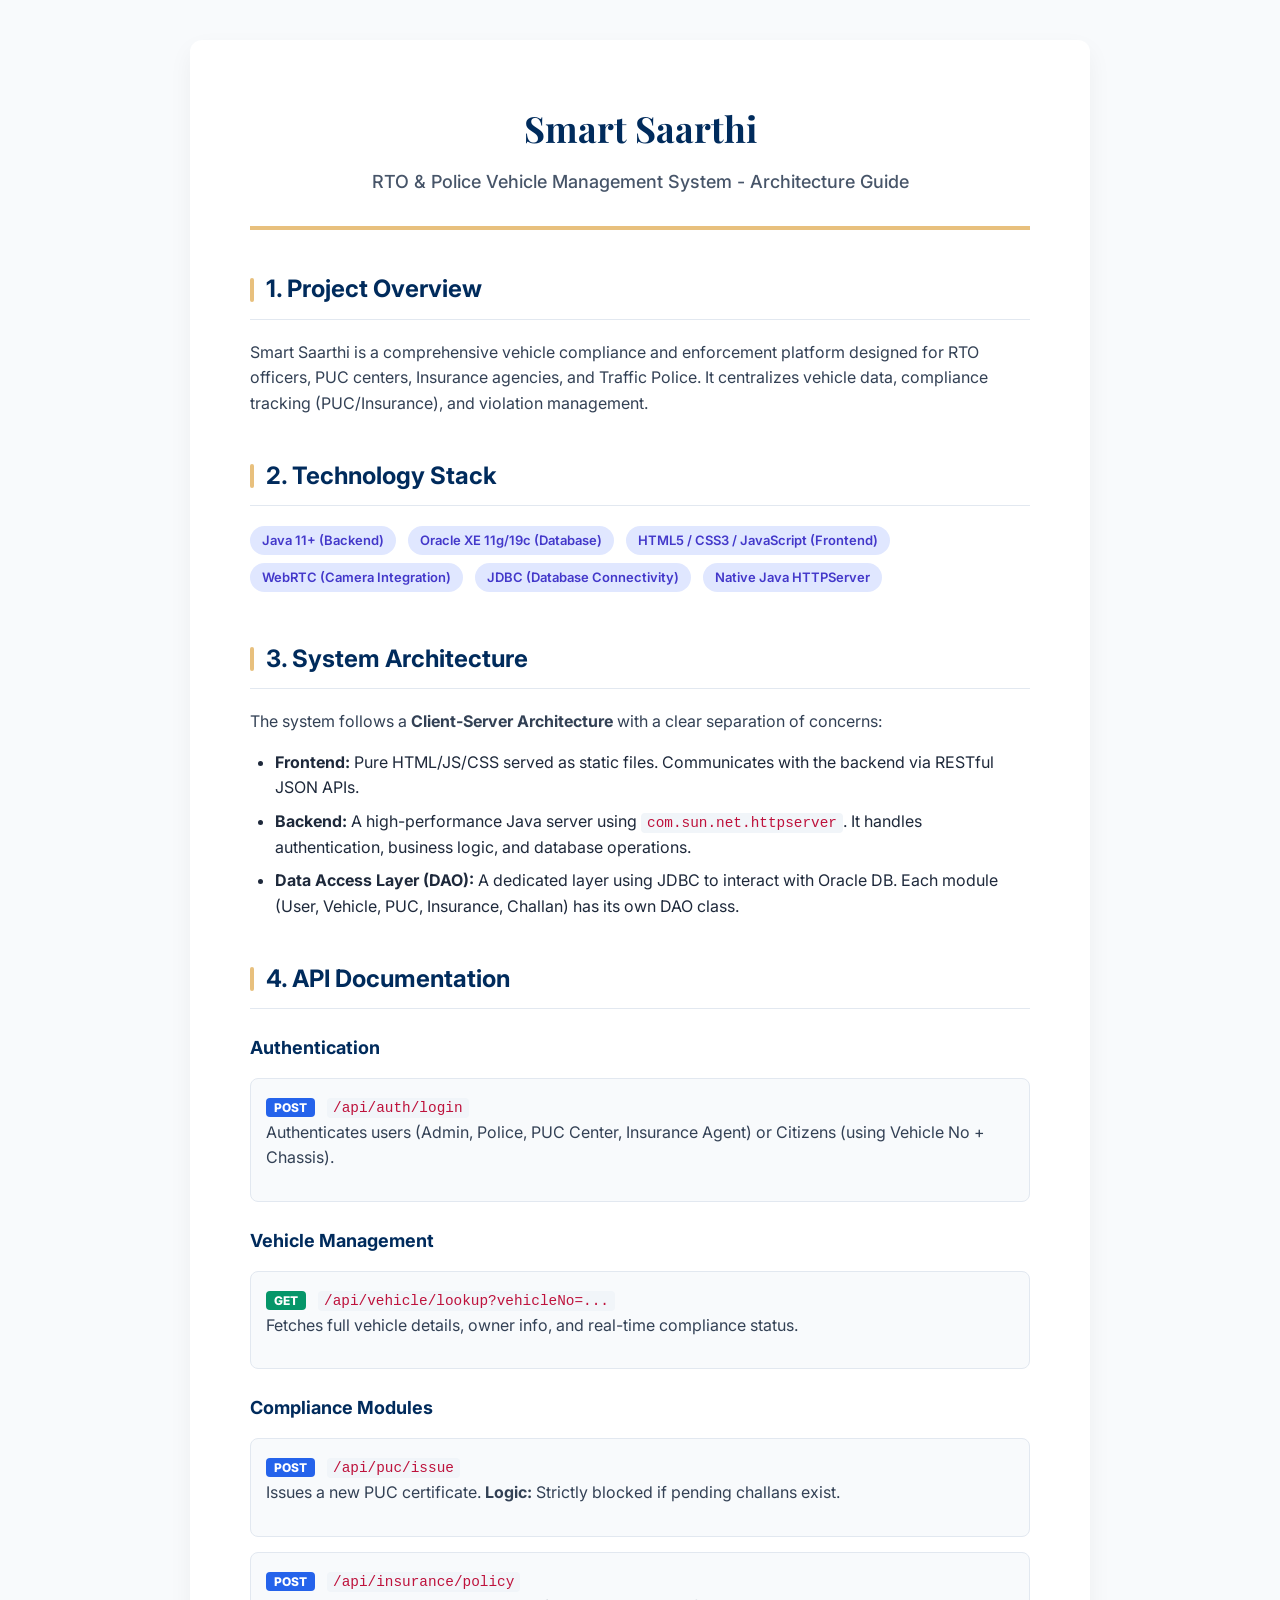
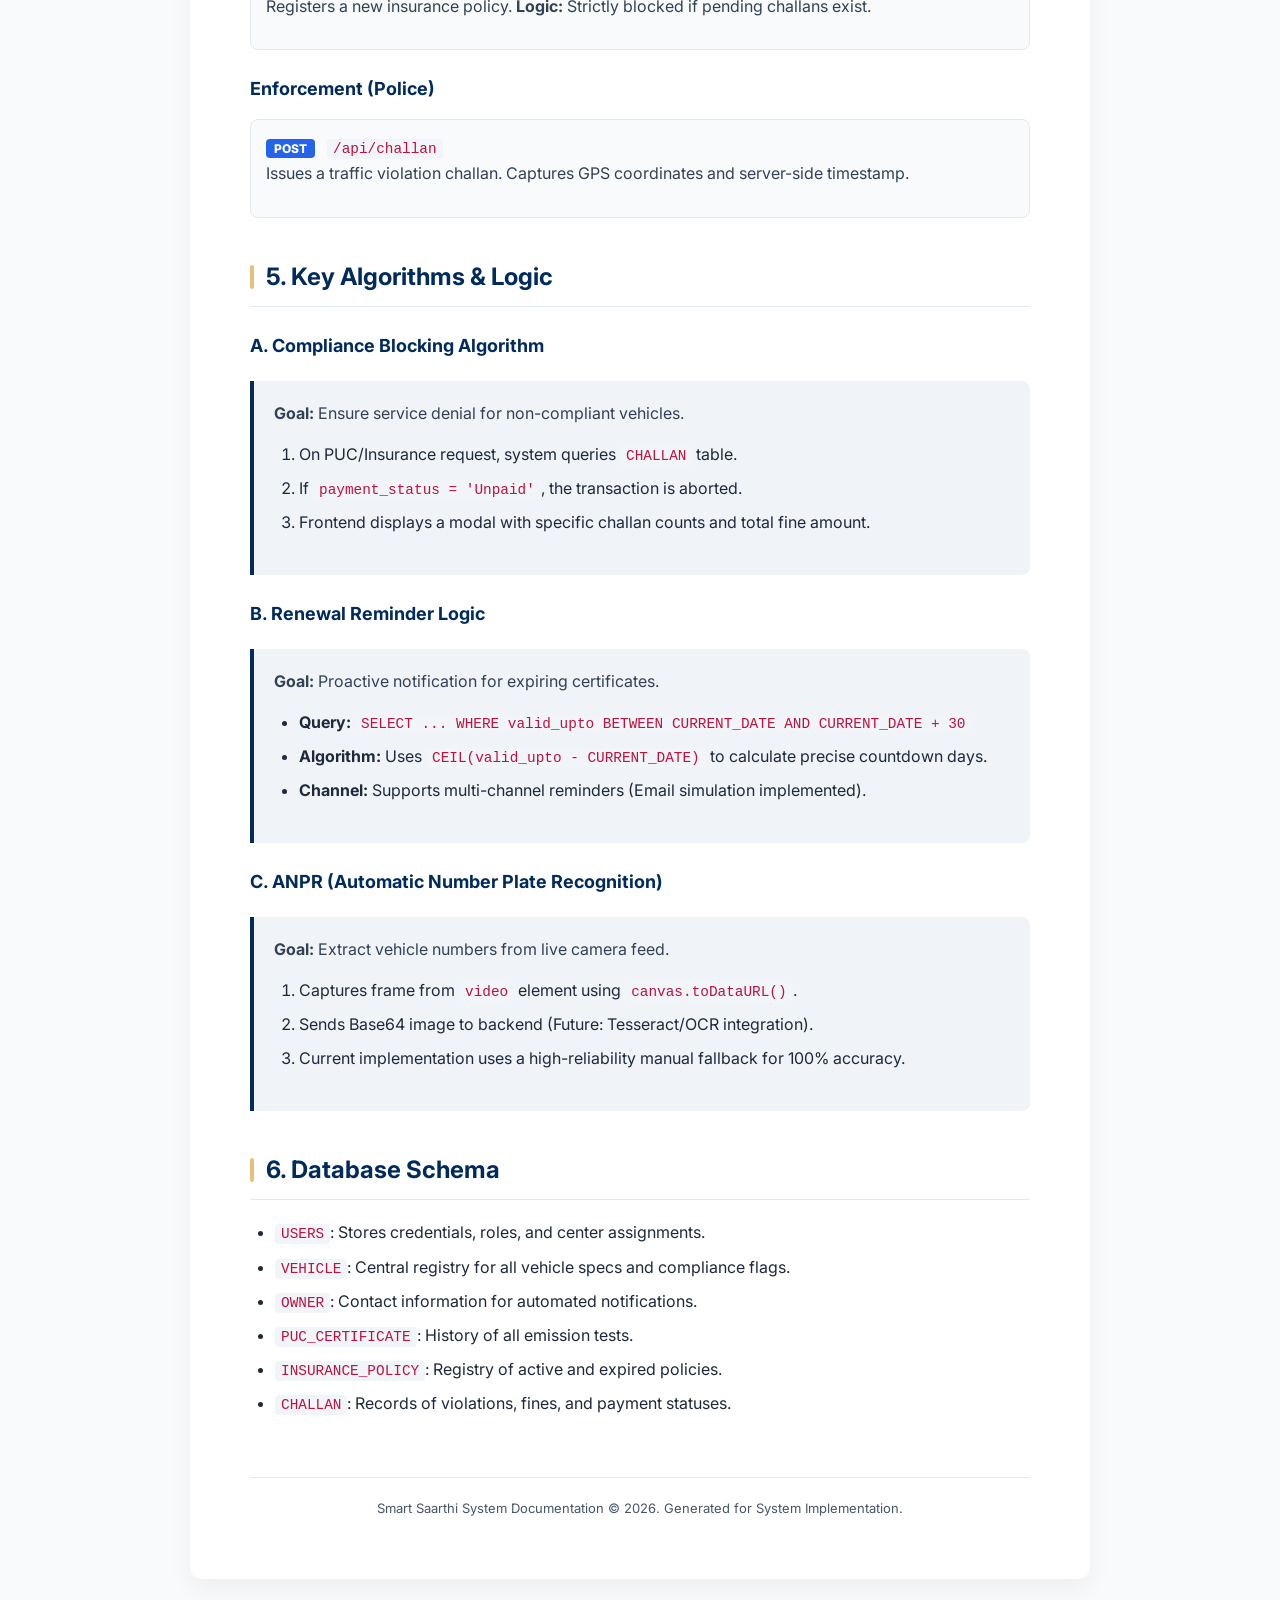
<file: Project_Architecture_Guide.html>
<!DOCTYPE html>
<html lang="en">
<head>
    <meta charset="UTF-8">
    <meta name="viewport" content="width=device-width, initial-scale=1.0">
    <title>Smart Saarthi - Project Architecture Guide</title>
    <link href="https://fonts.googleapis.com/css2?family=Inter:wght@400;600;700;800&family=Playfair+Display:wght@700&display=swap" rel="stylesheet">
    <style>
        :root {
            --navy: #002B5C;
            --gold: #E8C07D;
            --slate: #475569;
            --border: #E2E8F0;
            --bg: #F8FAFC;
        }
        * { box-sizing: border-box; margin: 0; padding: 0; }
        body {
            font-family: 'Inter', sans-serif;
            line-height: 1.6;
            color: #1E293B;
            background: var(--bg);
            padding: 40px 20px;
        }
        .container {
            max-width: 900px;
            margin: 0 auto;
            background: white;
            padding: 60px;
            border-radius: 12px;
            box-shadow: 0 10px 25px rgba(0,0,0,0.05);
        }
        header {
            border-bottom: 4px solid var(--gold);
            padding-bottom: 30px;
            margin-bottom: 40px;
            text-align: center;
        }
        h1 {
            font-family: 'Playfair Display', serif;
            font-size: 36px;
            color: var(--navy);
            margin-bottom: 10px;
        }
        .subtitle {
            font-size: 18px;
            color: var(--slate);
            font-weight: 500;
        }
        h2 {
            font-size: 24px;
            color: var(--navy);
            margin: 40px 0 20px;
            padding-bottom: 10px;
            border-bottom: 1px solid var(--border);
            display: flex;
            align-items: center;
            gap: 12px;
        }
        h2::before {
            content: '';
            width: 4px;
            height: 24px;
            background: var(--gold);
            border-radius: 2px;
        }
        h3 {
            font-size: 18px;
            color: var(--navy);
            margin: 25px 0 15px;
        }
        p { margin-bottom: 15px; color: #334155; }
        ul, ol { margin-bottom: 20px; margin-left: 25px; }
        li { margin-bottom: 8px; }
        code {
            background: #F1F5F9;
            padding: 2px 6px;
            border-radius: 4px;
            font-family: 'Courier New', Courier, monospace;
            font-size: 0.9em;
            color: #BE123C;
        }
        .tech-tag {
            display: inline-block;
            padding: 4px 12px;
            background: #E0E7FF;
            color: #4338CA;
            border-radius: 20px;
            font-size: 13px;
            font-weight: 600;
            margin-right: 8px;
            margin-bottom: 8px;
        }
        .api-card {
            background: #F8FAFC;
            border: 1px solid var(--border);
            border-radius: 8px;
            padding: 15px;
            margin-bottom: 15px;
        }
        .api-method {
            font-weight: 800;
            color: white;
            padding: 2px 8px;
            border-radius: 4px;
            font-size: 12px;
            margin-right: 8px;
        }
        .get { background: #059669; }
        .post { background: #2563EB; }
        .put { background: #D97706; }
        .delete { background: #DC2626; }
        
        .algo-box {
            border-left: 4px solid var(--navy);
            background: #F0F4F8;
            padding: 20px;
            border-radius: 0 8px 8px 0;
            margin: 20px 0;
        }
        .footer {
            margin-top: 60px;
            text-align: center;
            font-size: 13px;
            color: var(--slate);
            border-top: 1px solid var(--border);
            padding-top: 20px;
        }
        @media print {
            body { padding: 0; background: white; }
            .container { box-shadow: none; padding: 40px; }
        }
    </style>
</head>
<body>
    <div class="container">
        <header>
            <h1>Smart Saarthi</h1>
            <div class="subtitle">RTO & Police Vehicle Management System - Architecture Guide</div>
        </header>

        <section id="overview">
            <h2>1. Project Overview</h2>
            <p>Smart Saarthi is a comprehensive vehicle compliance and enforcement platform designed for RTO officers, PUC centers, Insurance agencies, and Traffic Police. It centralizes vehicle data, compliance tracking (PUC/Insurance), and violation management.</p>
        </section>

        <section id="tech-stack">
            <h2>2. Technology Stack</h2>
            <div>
                <span class="tech-tag">Java 11+ (Backend)</span>
                <span class="tech-tag">Oracle XE 11g/19c (Database)</span>
                <span class="tech-tag">HTML5 / CSS3 / JavaScript (Frontend)</span>
                <span class="tech-tag">WebRTC (Camera Integration)</span>
                <span class="tech-tag">JDBC (Database Connectivity)</span>
                <span class="tech-tag">Native Java HTTPServer</span>
            </div>
        </section>

        <section id="architecture">
            <h2>3. System Architecture</h2>
            <p>The system follows a <strong>Client-Server Architecture</strong> with a clear separation of concerns:</p>
            <ul>
                <li><strong>Frontend:</strong> Pure HTML/JS/CSS served as static files. Communicates with the backend via RESTful JSON APIs.</li>
                <li><strong>Backend:</strong> A high-performance Java server using <code>com.sun.net.httpserver</code>. It handles authentication, business logic, and database operations.</li>
                <li><strong>Data Access Layer (DAO):</strong> A dedicated layer using JDBC to interact with Oracle DB. Each module (User, Vehicle, PUC, Insurance, Challan) has its own DAO class.</li>
            </ul>
        </section>

        <section id="api">
            <h2>4. API Documentation</h2>
            
            <h3>Authentication</h3>
            <div class="api-card">
                <span class="api-method post">POST</span> <code>/api/auth/login</code>
                <p>Authenticates users (Admin, Police, PUC Center, Insurance Agent) or Citizens (using Vehicle No + Chassis).</p>
            </div>

            <h3>Vehicle Management</h3>
            <div class="api-card">
                <span class="api-method get">GET</span> <code>/api/vehicle/lookup?vehicleNo=...</code>
                <p>Fetches full vehicle details, owner info, and real-time compliance status.</p>
            </div>

            <h3>Compliance Modules</h3>
            <div class="api-card">
                <span class="api-method post">POST</span> <code>/api/puc/issue</code>
                <p>Issues a new PUC certificate. <strong>Logic:</strong> Strictly blocked if pending challans exist.</p>
            </div>
            <div class="api-card">
                <span class="api-method post">POST</span> <code>/api/insurance/policy</code>
                <p>Registers a new insurance policy. <strong>Logic:</strong> Strictly blocked if pending challans exist.</p>
            </div>

            <h3>Enforcement (Police)</h3>
            <div class="api-card">
                <span class="api-method post">POST</span> <code>/api/challan</code>
                <p>Issues a traffic violation challan. Captures GPS coordinates and server-side timestamp.</p>
            </div>
        </section>

        <section id="algorithms">
            <h2>5. Key Algorithms & Logic</h2>

            <h3>A. Compliance Blocking Algorithm</h3>
            <div class="algo-box">
                <p><strong>Goal:</strong> Ensure service denial for non-compliant vehicles.</p>
                <ol>
                    <li>On PUC/Insurance request, system queries <code>CHALLAN</code> table.</li>
                    <li>If <code>payment_status = 'Unpaid'</code>, the transaction is aborted.</li>
                    <li>Frontend displays a modal with specific challan counts and total fine amount.</li>
                </ol>
            </div>

            <h3>B. Renewal Reminder Logic</h3>
            <div class="algo-box">
                <p><strong>Goal:</strong> Proactive notification for expiring certificates.</p>
                <ul>
                    <li><strong>Query:</strong> <code>SELECT ... WHERE valid_upto BETWEEN CURRENT_DATE AND CURRENT_DATE + 30</code></li>
                    <li><strong>Algorithm:</strong> Uses <code>CEIL(valid_upto - CURRENT_DATE)</code> to calculate precise countdown days.</li>
                    <li><strong>Channel:</strong> Supports multi-channel reminders (Email simulation implemented).</li>
                </ul>
            </div>

            <h3>C. ANPR (Automatic Number Plate Recognition)</h3>
            <div class="algo-box">
                <p><strong>Goal:</strong> Extract vehicle numbers from live camera feed.</p>
                <ol>
                    <li>Captures frame from <code>video</code> element using <code>canvas.toDataURL()</code>.</li>
                    <li>Sends Base64 image to backend (Future: Tesseract/OCR integration).</li>
                    <li>Current implementation uses a high-reliability manual fallback for 100% accuracy.</li>
                </ol>
            </div>
        </section>

        <section id="database">
            <h2>6. Database Schema</h2>
            <ul>
                <li><code>USERS</code>: Stores credentials, roles, and center assignments.</li>
                <li><code>VEHICLE</code>: Central registry for all vehicle specs and compliance flags.</li>
                <li><code>OWNER</code>: Contact information for automated notifications.</li>
                <li><code>PUC_CERTIFICATE</code>: History of all emission tests.</li>
                <li><code>INSURANCE_POLICY</code>: Registry of active and expired policies.</li>
                <li><code>CHALLAN</code>: Records of violations, fines, and payment statuses.</li>
            </ul>
        </section>

        <div class="footer">
            Smart Saarthi System Documentation &copy; 2026. Generated for System Implementation.
        </div>
    </div>
</body>
</html>
</file>
